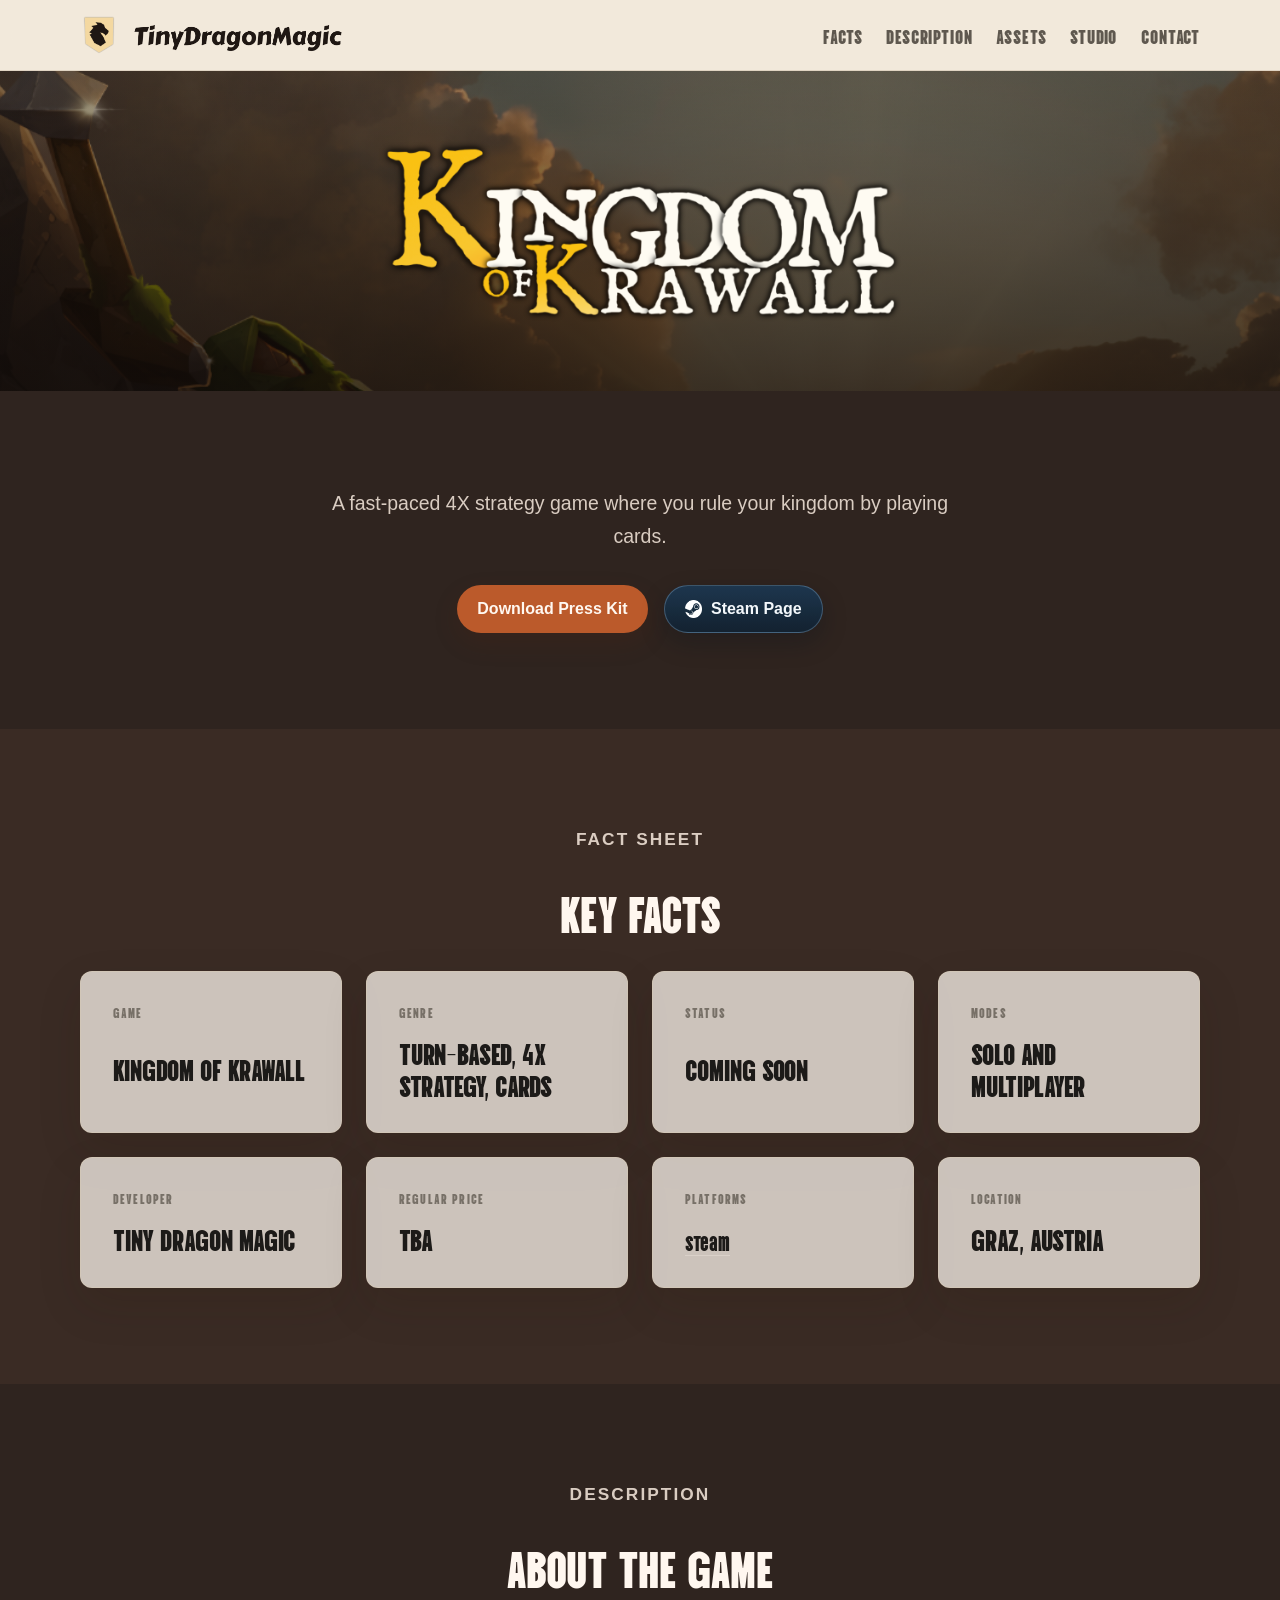
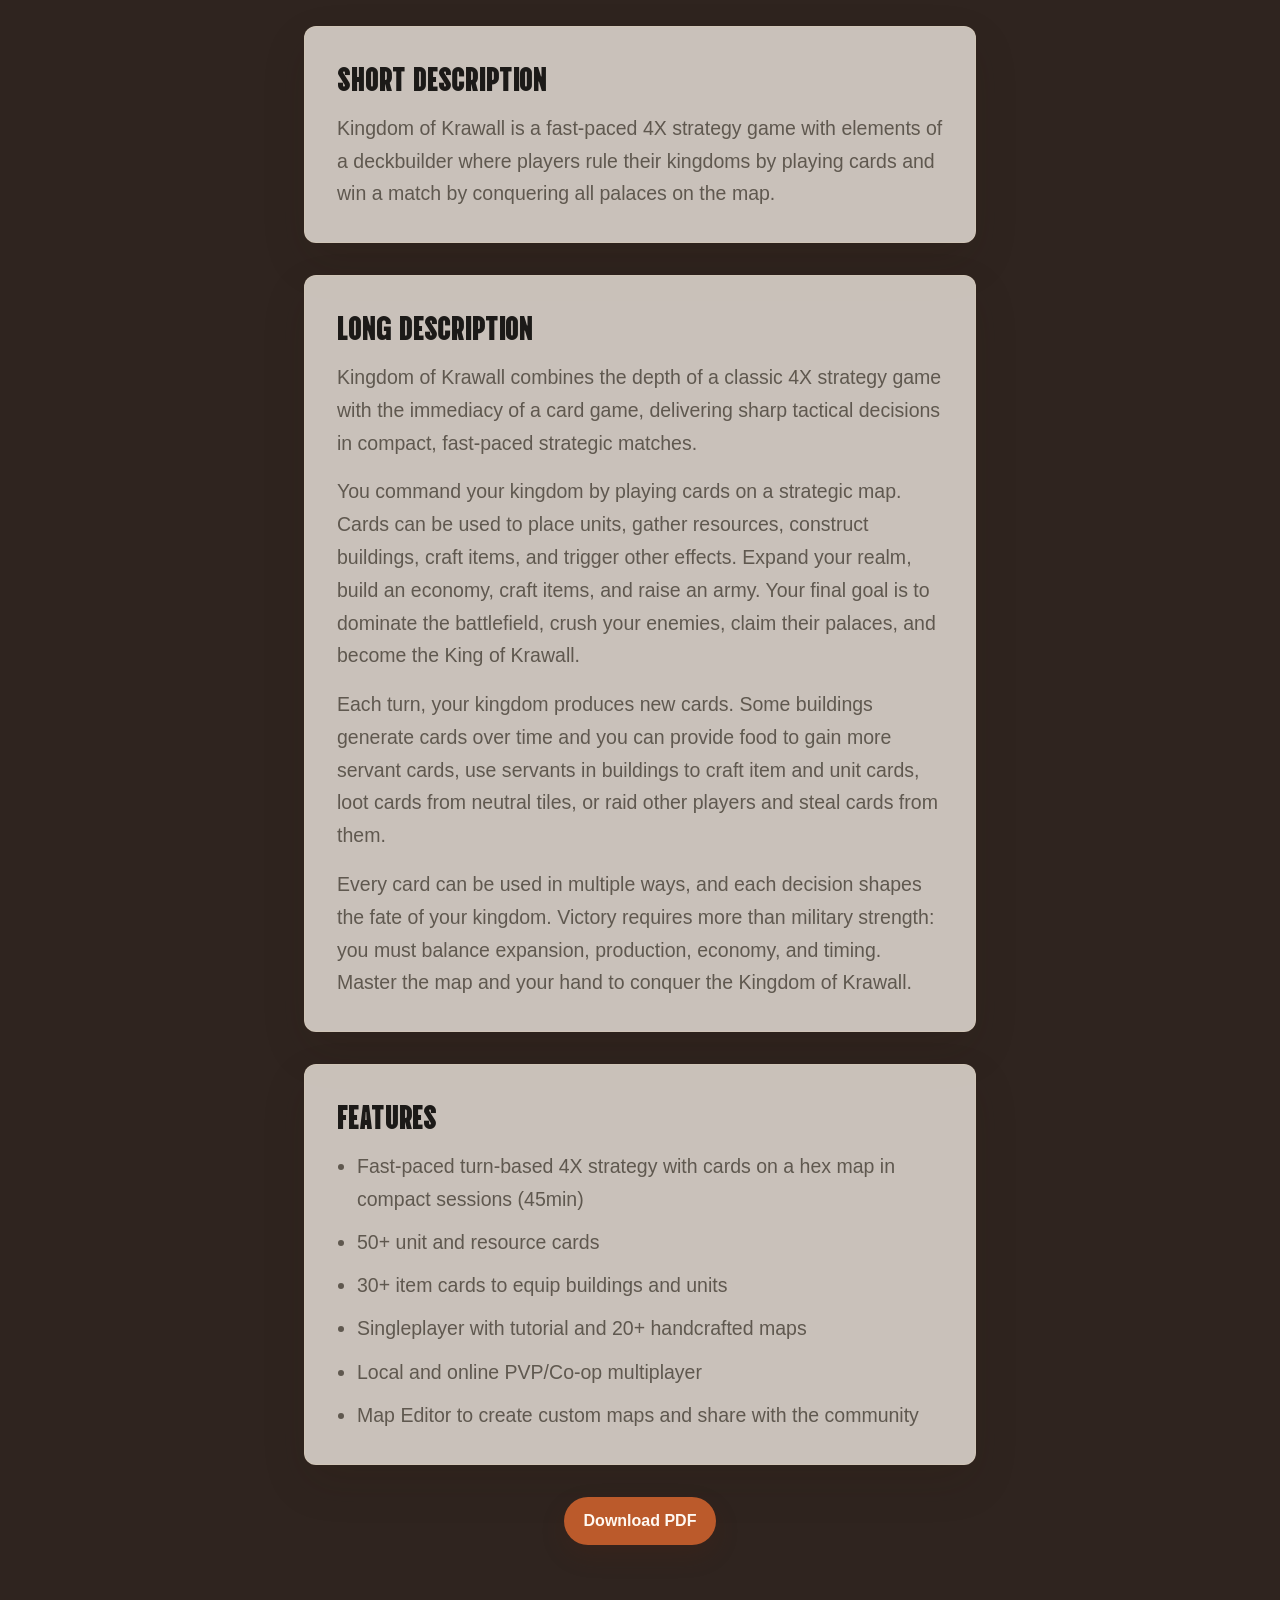
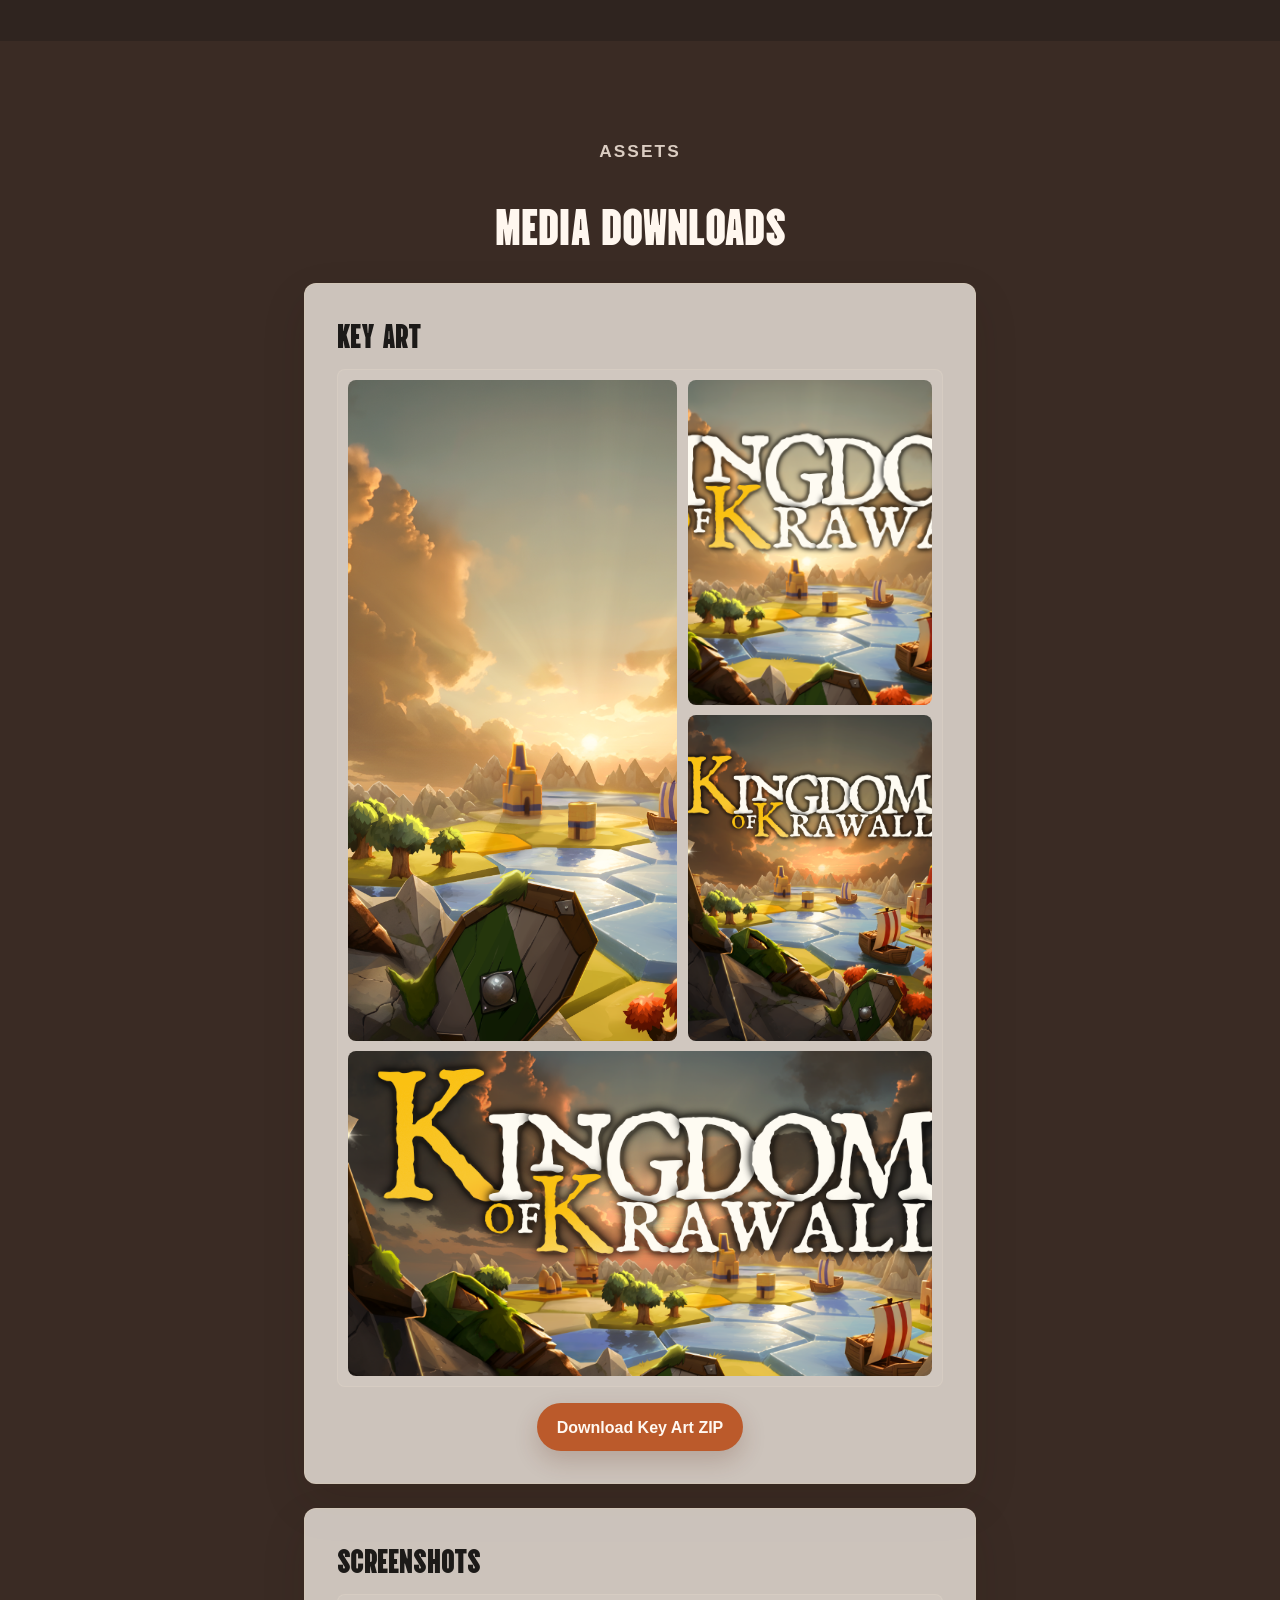
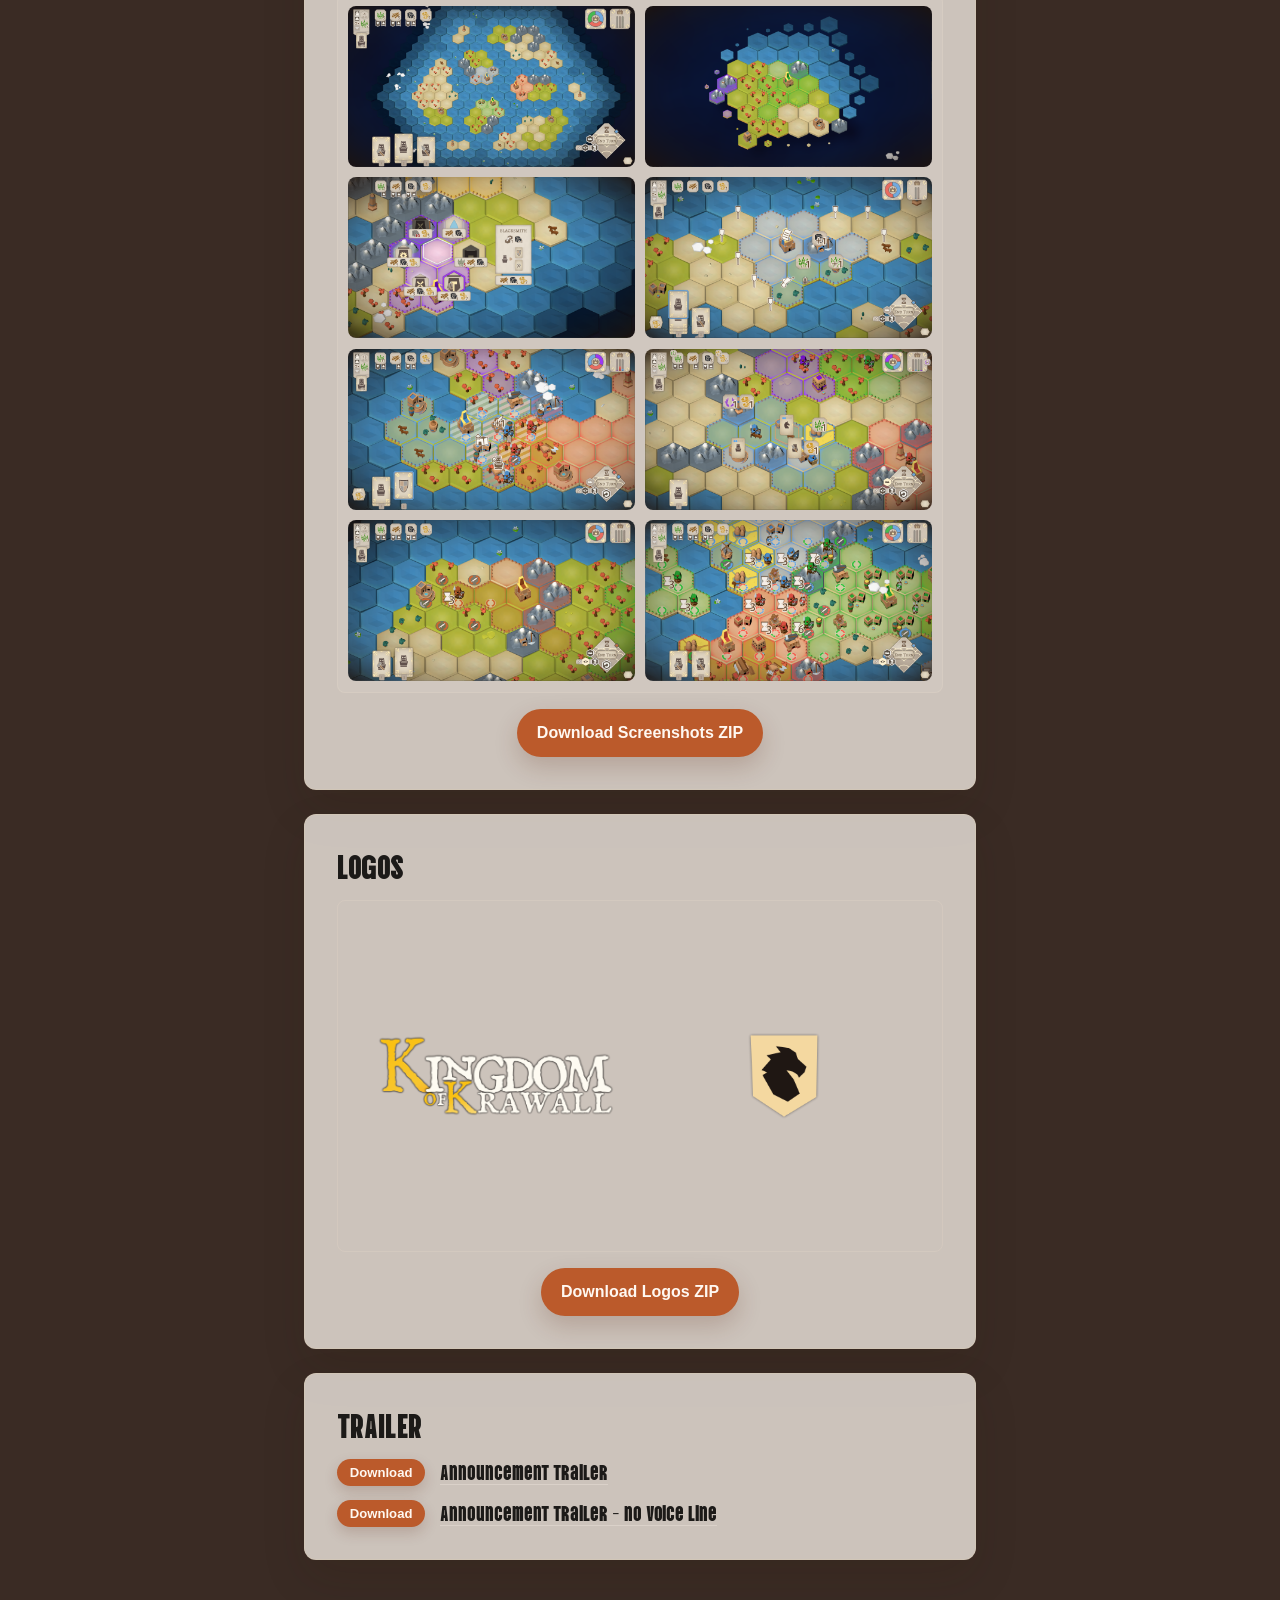
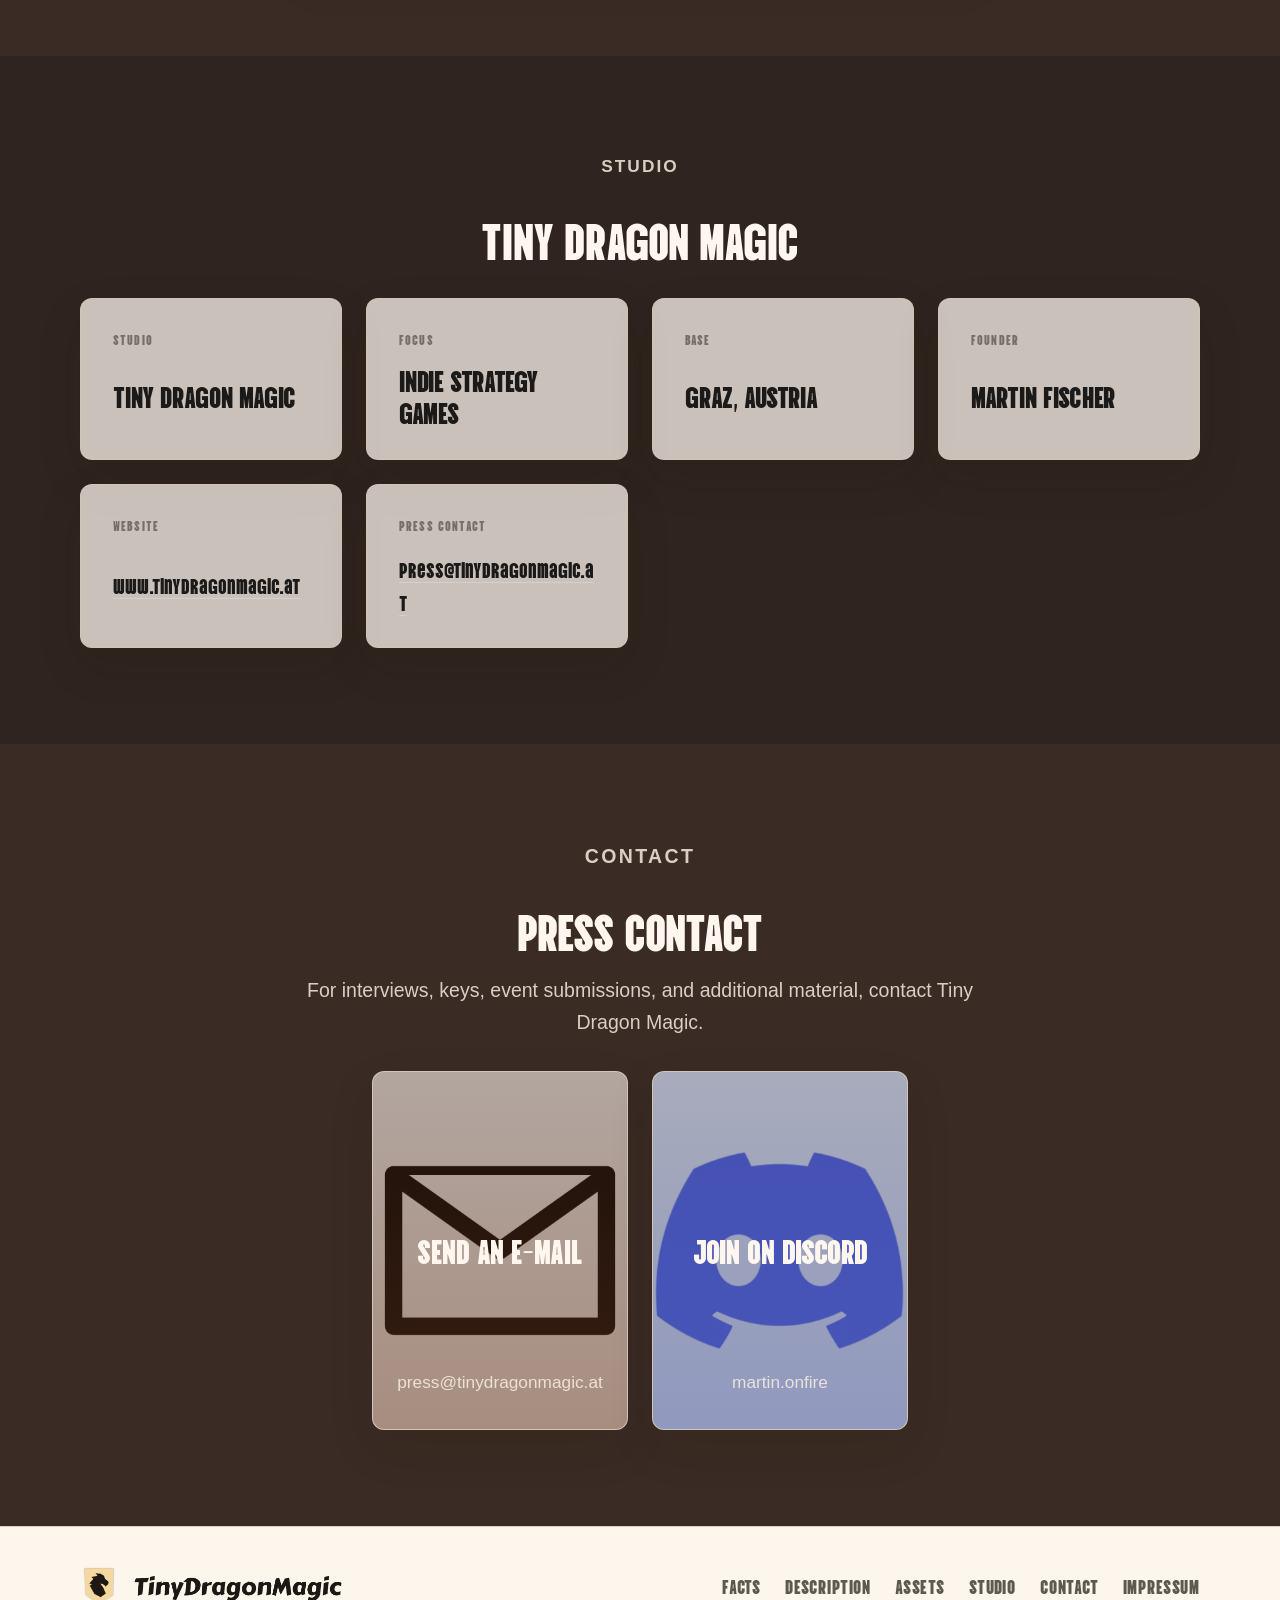
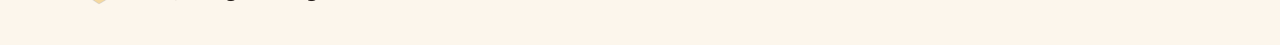
<file: kingdom-of-krawall/press-kit/index.html>
<!DOCTYPE html>
<html lang="en">

<head>
  <meta charset="UTF-8">
  <meta name="viewport" content="width=device-width, initial-scale=1.0">
  <title>Press Kit | Kingdom of Krawall</title>
  <meta name="description"
    content="Press kit for Kingdom of Krawall, a fast-paced turn-based 4X strategy game by Tiny Dragon Magic.">
  <link rel="icon" type="image/png" href="../../assets/icons/ui/tdm_logo.png">
  <link rel="apple-touch-icon" href="../../assets/icons/ui/tdm_logo.png">
  <link rel="stylesheet" href="../../styles.css">
</head>

<body>
  <header class="site-header">
    <div class="container header-inner">
      <a class="brand" href="../../index.html#top" aria-label="Tiny Dragon Magic home">
        <img class="brand-logo" src="../../assets/icons/ui/tdm_logo.png" alt="" aria-hidden="true">
        <img class="brand-title" src="../../assets/icons/ui/tdm_title_brown.png" alt="Tiny Dragon Magic">
      </a>
      <nav class="site-nav" aria-label="Press kit navigation">
        <a href="#facts">Facts</a>
        <a href="#description">Description</a>
        <a href="#assets">Assets</a>
        <a href="#studio">Studio</a>
        <a href="#contact">Contact</a>
      </nav>
    </div>
  </header>

  <main>
    <section class="content-section section-with-backdrop press-kit-hero-banner">
      <div class="section-backdrop" aria-hidden="true"></div>
      <div class="section-overlay" aria-hidden="true"></div>
      <div class="container section-shell">
        <div class="section-heading compact press-kit-banner-heading">
          <img class="press-kit-banner-title" src="../../assets/images/kingdom_of_krawall/logo/library_logo.png"
            alt="Kingdom of Krawall">
        </div>
      </div>
    </section>

    <section class="content-section utility-section press-kit-hero-copy">
      <div class="container section-shell">
        <div class="section-heading compact">
          <p>
            A fast-paced 4X strategy game where you rule your kingdom by playing cards.
          </p>
        </div>
        <div class="press-kit-actions">
          <a class="button button-primary" href="../../assets/press-kit/downloads/kingdom-of-krawall-press-kit.zip">
            Download Press Kit
          </a>
          <a class="button button-steam" href="https://store.steampowered.com/app/4502550/?snr=1_5_9__205"
            target="_blank" rel="noreferrer">
            <img src="../../assets/icons/companies/steam.png" alt="" aria-hidden="true">
            Steam Page
          </a>
        </div>
      </div>
    </section>

    <section class="content-section utility-section-alt" id="facts">
      <div class="container section-shell">
        <div class="section-heading compact">
          <p class="eyebrow">Fact Sheet</p>
          <h2>Key Facts</h2>
        </div>

        <div class="press-kit-grid">
          <article class="feature-card compact">
            <h3>Game</h3>
            <p>Kingdom of Krawall</p>
          </article>
          <article class="feature-card compact">
            <h3>Genre</h3>
            <p>Turn-based, 4X strategy, cards</p>
          </article>
          <article class="feature-card compact">
            <h3>Status</h3>
            <p>Coming soon</p>
          </article>
          <article class="feature-card compact">
            <h3>Modes</h3>
            <p>Solo and multiplayer</p>
          </article>
          <article class="feature-card compact">
            <h3>Developer</h3>
            <p>Tiny Dragon Magic</p>
          </article>
          <article class="feature-card compact">
            <h3>Regular Price</h3>
            <p>TBA</p>
          </article>
          <article class="feature-card compact">
            <h3>Platforms</h3>
            <p><a class="press-kit-inline-link" href="https://store.steampowered.com/app/4502550/?snr=1_5_9__205"
                target="_blank" rel="noreferrer">Steam</a></p>
          </article>
          <article class="feature-card compact">
            <h3>Location</h3>
            <p>Graz, Austria</p>
          </article>
        </div>
      </div>
    </section>

    <section class="content-section utility-section" id="description">
      <div class="container section-shell">
        <div class="section-heading compact">
          <p class="eyebrow">Description</p>
          <h2>About the Game</h2>
        </div>

        <article class="feature-card compact press-kit-copy">
          <h3>Short Description</h3>
          <p>
            Kingdom of Krawall is a fast-paced 4X strategy game with elements of a deckbuilder where players
            rule their kingdoms by playing cards and win a match by conquering all palaces on the map.
          </p>
        </article>

        <article class="feature-card compact press-kit-copy">
          <h3>Long Description</h3>
          <p>
            Kingdom of Krawall combines the depth of a classic 4X strategy game with the immediacy of a card game,
            delivering sharp tactical decisions in compact, fast-paced strategic matches.
          </p>
          <p>
            You command your kingdom by playing cards on a strategic map. Cards can be used to place units, gather
            resources, construct buildings, craft items, and trigger other effects. Expand your realm, build an economy,
            craft items, and raise an army. Your final goal is to dominate the battlefield, crush your enemies, claim
            their palaces, and become the King of Krawall.
          </p>
          <p>
            Each turn, your kingdom produces new cards. Some buildings generate cards over time and you can provide food
            to gain more servant cards, use servants in buildings to craft item and unit cards, loot cards from neutral
            tiles, or raid other players and steal cards from them.
          </p>
          <p>
            Every card can be used in multiple ways, and each decision shapes the fate of your kingdom. Victory requires
            more than military strength: you must balance expansion, production, economy, and timing. Master the map and
            your hand to conquer the Kingdom of Krawall.
          </p>
        </article>

        <article class="feature-card compact press-kit-copy">
          <h3>Features</h3>
          <ul class="press-kit-feature-list">
            <li>Fast-paced turn-based 4X strategy with cards on a hex map in compact sessions (45min)</li>
            <li>50+ unit and resource cards</li>
            <li>30+ item cards to equip buildings and units</li>
            <li>Singleplayer with tutorial and 20+ handcrafted maps</li>
            <li>Local and online PVP/Co-op multiplayer</li>
            <li>Map Editor to create custom maps and share with the community</li>
          </ul>
        </article>

        <div class="press-kit-actions">
          <a class="button button-primary" href="../../assets/press-kit/pdfs/kingdom_of_krawall_press_kit_v1.pdf"
            download>
            Download PDF
          </a>
        </div>
      </div>
    </section>

    <section class="content-section utility-section-alt" id="assets">
      <div class="container section-shell">
        <div class="section-heading compact">
          <p class="eyebrow">Assets</p>
          <h2>Media Downloads</h2>
        </div>

        <div class="press-kit-grid press-kit-assets-grid">
          <article class="feature-card compact press-kit-asset-card">
            <h3>Key Art</h3>
            <div class="press-kit-asset-preview press-kit-asset-preview-key-art" aria-hidden="true">
              <img src="../../assets/press-kit/key-art/key_art.png" alt="">
              <img src="../../assets/press-kit/key-art/main_capsule.png" alt="">
              <img src="../../assets/press-kit/key-art/vertical_capsule.png" alt="">
              <img src="../../assets/press-kit/key-art/header_capsule.png" alt="">
            </div>
            <a class="button button-secondary press-kit-download-button"
              href="../../assets/press-kit/downloads/kingdom-of-krawall-key-art.zip">
              Download Key Art ZIP
            </a>
          </article>
          <article class="feature-card compact press-kit-asset-card">
            <h3>Screenshots</h3>
            <div class="press-kit-asset-preview press-kit-asset-preview-screenshots" aria-hidden="true">
              <img src="../../assets/press-kit/screenshots/empty_map.png" alt="">
              <img src="../../assets/press-kit/screenshots/start_round.png" alt="">
              <img src="../../assets/press-kit/screenshots/select_building.png" alt="">
              <img src="../../assets/press-kit/screenshots/resource_collection.png" alt="">
              <img src="../../assets/press-kit/screenshots/place_modifier.png" alt="">
              <img src="../../assets/press-kit/screenshots/production_map.png" alt="">
              <img src="../../assets/press-kit/screenshots/simple_fight.png" alt="">
              <img src="../../assets/press-kit/screenshots/huge battle.png" alt="">
            </div>
            <a class="button button-secondary press-kit-download-button"
              href="../../assets/press-kit/downloads/kingdom-of-krawall-screenshots.zip">
              Download Screenshots ZIP
            </a>
          </article>
          <article class="feature-card compact press-kit-asset-card">
            <h3>Logos</h3>
            <div class="press-kit-asset-preview press-kit-asset-preview-logos" aria-hidden="true">
              <img src="../../assets/press-kit/logos/Logo.png" alt="">
              <img src="../../assets/press-kit/logos/tdm_logo.png" alt="">
            </div>
            <a class="button button-secondary press-kit-download-button"
              href="../../assets/press-kit/downloads/kingdom-of-krawall-logos-v2.zip">
              Download Logos ZIP
            </a>
          </article>
          <article class="feature-card compact press-kit-asset-card">
            <h3>Trailer</h3>
            <div class="press-kit-trailer-list">
              <div class="press-kit-trailer-row">
                <a class="button button-secondary press-kit-download-button press-kit-trailer-download-button"
                  href="../../assets/press-kit/downloads/kingdom_of_krawall_trailer_01.mp4" download>
                  Download
                </a>
                <a class="press-kit-inline-link press-kit-trailer-link"
                  href="https://www.youtube.com/watch?v=LLgB48z94EM" target="_blank" rel="noreferrer">Announcement
                  Trailer</a>
              </div>
              <div class="press-kit-trailer-row">
                <a class="button button-secondary press-kit-download-button press-kit-trailer-download-button"
                  href="../../assets/press-kit/downloads/kingdom_of_krawall_trailer_01_no_voiceline.mp4" download>
                  Download
                </a>
                <a class="press-kit-inline-link press-kit-trailer-link"
                  href="https://youtu.be/DeSoebToxMs" target="_blank" rel="noreferrer">Announcement Trailer - no voice
                  line</a>
              </div>
            </div>
          </article>
        </div>
      </div>
    </section>

    <section class="content-section utility-section" id="studio">
      <div class="container section-shell">
        <div class="section-heading compact">
          <p class="eyebrow">Studio</p>
          <h2>Tiny Dragon Magic</h2>
        </div>

        <div class="press-kit-grid">
          <article class="feature-card compact">
            <h3>Studio</h3>
            <p>Tiny Dragon Magic</p>
          </article>
          <article class="feature-card compact">
            <h3>Focus</h3>
            <p>Indie strategy games</p>
          </article>
          <article class="feature-card compact">
            <h3>Base</h3>
            <p>Graz, Austria</p>
          </article>
          <article class="feature-card compact">
            <h3>Founder</h3>
            <p>Martin Fischer</p>
          </article>
          <article class="feature-card compact">
            <h3>Website</h3>
            <p><a class="press-kit-inline-link" href="https://www.tinydragonmagic.at" target="_blank"
                rel="noreferrer">www.tinydragonmagic.at</a></p>
          </article>
          <article class="feature-card compact">
            <h3>Press Contact</h3>
            <p><a class="press-kit-inline-link" href="mailto:press@tinydragonmagic.at">press@tinydragonmagic.at</a></p>
          </article>
        </div>
      </div>
    </section>

    <section class="content-section utility-section-alt" id="contact">
      <div class="container section-shell">
        <div class="section-heading compact">
          <p class="eyebrow">Contact</p>
          <h2>Press Contact</h2>
          <p>
            For interviews, keys, event submissions, and additional material, contact Tiny Dragon Magic.
          </p>
        </div>

        <div class="contact-grid">
          <div class="contact-cards">
            <a class="contact-card contact-card-link contact-card-email" href="mailto:press@tinydragonmagic.at"
              aria-label="Send an e-mail to press@tinydragonmagic.at">
              <img class="contact-card-icon" src="../../assets/icons/ui/landing_page_button_email.png" alt=""
                aria-hidden="true">
              <h3>Send an E-Mail</h3>
              <p>press@tinydragonmagic.at</p>
            </a>
            <a class="contact-card contact-card-link contact-card-discord" href="https://discord.gg/njJ2rNRCxU"
              target="_blank" rel="noreferrer" aria-label="Join the Discord server">
              <img class="contact-card-icon" src="../../assets/icons/ui/landing_page_button_discord.png" alt=""
                aria-hidden="true">
              <h3>Join on Discord</h3>
              <p>martin.onfire</p>
            </a>
          </div>
        </div>
      </div>
    </section>
  </main>

  <footer class="site-footer">
    <div class="container footer-inner">
      <a class="brand brand-footer" href="../../index.html#top" aria-label="Tiny Dragon Magic home">
        <img class="brand-logo" src="../../assets/icons/ui/tdm_logo.png" alt="" aria-hidden="true">
        <img class="brand-title" src="../../assets/icons/ui/tdm_title_brown.png" alt="Tiny Dragon Magic">
      </a>
      <nav aria-label="Footer navigation">
        <a href="#facts">Facts</a>
        <a href="#description">Description</a>
        <a href="#assets">Assets</a>
        <a href="#studio">Studio</a>
        <a href="#contact">Contact</a>
        <a href="../../impressum.html">Impressum</a>
      </nav>
    </div>
  </footer>
</body>

</html>
</file>
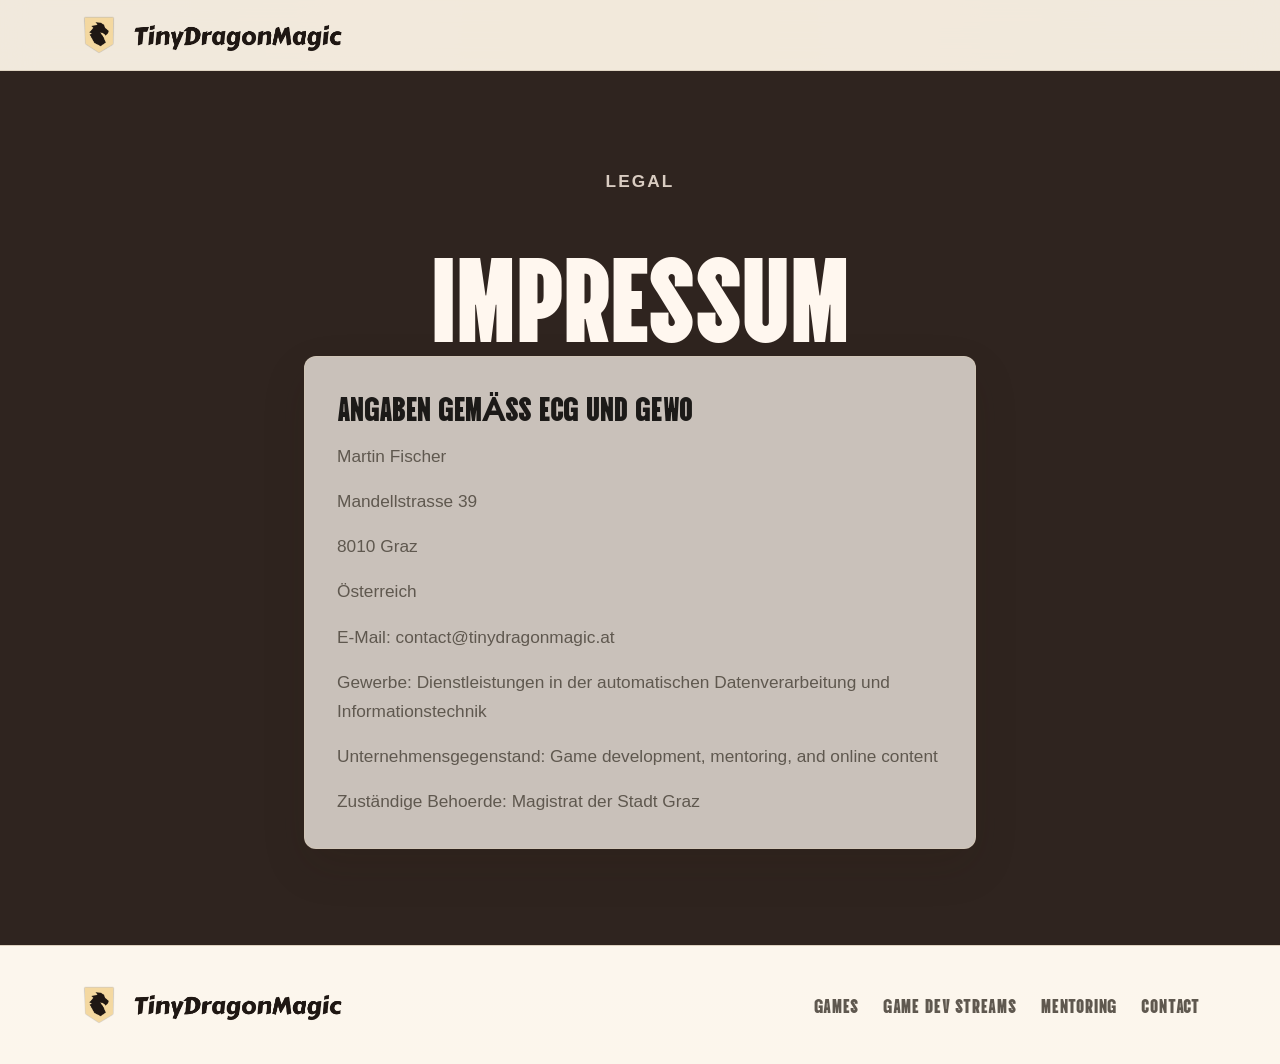
<file: impressum.html>
<!DOCTYPE html>
<html lang="de">

<head>
  <meta charset="UTF-8">
  <meta name="viewport" content="width=device-width, initial-scale=1.0">
  <title>Impressum | Tiny Dragon Magic</title>
  <meta name="description" content="Impressum von Tiny Dragon Magic.">
  <link rel="icon" type="image/png" href="assets/icons/ui/tdm_logo.png">
  <link rel="apple-touch-icon" href="assets/icons/ui/tdm_logo.png">
  <link rel="stylesheet" href="styles.css">
</head>

<body>
  <header class="site-header">
    <div class="container header-inner">
      <a class="brand" href="index.html#top" aria-label="Tiny Dragon Magic home">
        <img class="brand-logo" src="assets/icons/ui/tdm_logo.png" alt="" aria-hidden="true">
        <img class="brand-title" src="assets/icons/ui/tdm_title_brown.png" alt="Tiny Dragon Magic">
      </a>
    </div>
  </header>

  <main>
    <section class="content-section utility-section">
      <div class="container">
        <div class="section-heading compact">
          <p class="eyebrow">Legal</p>
          <h1>Impressum</h1>
        </div>

        <article class="feature-card compact legal-card">
          <h3>Angaben gemäß ECG und GewO</h3>
          <p>Martin Fischer</p>
          <p>Mandellstrasse 39</p>
          <p>8010 Graz</p>
          <p>Österreich</p>
          <p>E-Mail: <a href="mailto:contact@tinydragonmagic.at">contact@tinydragonmagic.at</a></p>
          <p>Gewerbe: Dienstleistungen in der automatischen Datenverarbeitung und Informationstechnik</p>
          <p>Unternehmensgegenstand: Game development, mentoring, and online content</p>
          <p>Zuständige Behoerde: Magistrat der Stadt Graz</p>
        </article>
      </div>
    </section>
  </main>

  <footer class="site-footer">
    <div class="container footer-inner">
      <a class="brand brand-footer" href="index.html#top" aria-label="Tiny Dragon Magic home">
        <img class="brand-logo" src="assets/icons/ui/tdm_logo.png" alt="" aria-hidden="true">
        <img class="brand-title" src="assets/icons/ui/tdm_title_brown.png" alt="Tiny Dragon Magic">
      </a>
      <nav aria-label="Footer navigation">
        <a href="index.html#games">Games</a>
        <a href="index.html#streams">Game Dev Streams</a>
        <a href="index.html#mentoring">Mentoring</a>
        <a href="index.html#contact">Contact</a>
      </nav>
    </div>
  </footer>
</body>

</html>
</file>
<file: styles.css>
@font-face {
  font-family: "Vina Sans";
  src: url("assets/fonts/VinaSans-Regular.ttf") format("truetype");
  font-weight: 400;
  font-style: normal;
  font-display: swap;
}

@font-face {
  font-family: "Krawall SC";
  src: url("assets/fonts/kingdom_of_krawall/AlegreyaSC-Regular.ttf") format("truetype");
  font-weight: 400;
  font-style: normal;
  font-display: swap;
}

@font-face {
  font-family: "Krawall Sans";
  src: url("assets/fonts/kingdom_of_krawall/AlegreyaSans-Regular.ttf") format("truetype");
  font-weight: 400;
  font-style: normal;
  font-display: swap;
}

:root {
  --color-bg: #efe7da;
  --color-surface-strong: rgba(255, 252, 247, 0.9);
  --color-surface-glass: rgba(255, 249, 241, 0.18);
  --color-surface-soft: rgba(255, 249, 241, 0.74);
  --color-text: #1c1a18;
  --color-muted: #5f584f;
  --color-border: rgba(214, 201, 182, 0.62);
  --color-accent: #bb5a2b;
  --color-accent-strong: #8f3d16;
  --color-image-text: #fff7ef;
  --color-image-muted: rgba(255, 241, 229, 0.82);
  --overlay-hero: linear-gradient(110deg, rgba(15, 11, 9, 0.84), rgba(15, 11, 9, 0.44));
  --overlay-games: linear-gradient(180deg, rgba(18, 12, 9, 0.78), rgba(18, 12, 9, 0.58));
  --overlay-mentoring: linear-gradient(135deg, rgba(24, 19, 16, 0.76), rgba(24, 19, 16, 0.4));
  --tint-games: rgba(126, 105, 43, 0.3);
  --tint-games-soft: rgba(64, 38, 24, 0.36);
  --tint-streams: rgba(110, 74, 154, 0.26);
  --tint-streams-soft: rgba(45, 28, 62, 0.54);
  --tint-mentoring: rgba(67, 117, 168, 0.24);
  --tint-mentoring-soft: rgba(24, 48, 74, 0.5);
  --color-shadow: 0 18px 45px rgba(40, 27, 12, 0.12);
  --radius-sm: 8px;
  --radius-md: 12px;
  --radius-lg: 16px;
  --container-width: 1120px;
  --space-1: 0.5rem;
  --space-2: 0.75rem;
  --space-3: 1rem;
  --space-4: 1.5rem;
  --space-5: 2rem;
  --space-6: 3rem;
  --space-7: 4rem;
  --space-8: 6rem;
  --font-display: "Vina Sans", "Impact", "Arial Black", sans-serif;
  --font-body: "Segoe UI", Arial, sans-serif;
  --font-krawall-sc: "Krawall SC", "Trebuchet MS", "Segoe UI", sans-serif;
  --font-krawall-sans: "Krawall Sans", "Segoe UI", Arial, sans-serif;
}

*,
*::before,
*::after {
  box-sizing: border-box;
}

html {
  scroll-behavior: smooth;
}

body {
  margin: 0;
  font-family: var(--font-body);
  color: var(--color-text);
  background:
    radial-gradient(circle at top, rgba(255, 244, 224, 0.95), transparent 38%),
    linear-gradient(180deg, #f9f4eb 0%, #f2eadf 100%);
  line-height: 1.6;
}

img {
  max-width: 100%;
  display: block;
}

a {
  color: inherit;
  text-decoration: none;
}

button {
  font: inherit;
}

.container {
  width: min(calc(100% - 2rem), var(--container-width));
  margin: 0 auto;
}

.site-header {
  position: sticky;
  top: 0;
  z-index: 20;
  backdrop-filter: blur(16px);
  background: rgba(239, 231, 218, 0.82);
  border-bottom: 1px solid rgba(214, 201, 182, 0.66);
}

.header-inner,
.footer-inner {
  display: flex;
  align-items: center;
  justify-content: space-between;
  gap: var(--space-4);
  padding: var(--space-3) 0;
}

.brand,
.site-footer p {
  display: inline-flex;
  align-items: center;
  gap: 0.00rem;
}

.brand-logo {
  width: 2.4rem;
  height: 2.4rem;
  object-fit: contain;
  display: block;
}

.brand-title {
  width: clamp(11rem, 22vw, 15rem);
  height: auto;
  object-fit: contain;
  display: block;
}

.hero-brand-title {
  height: clamp(2rem, 5vw, 3rem);
  width: auto;
  object-fit: contain;
  display: block;
}

.site-nav,
.site-footer nav,
.social-list {
  display: flex;
  align-items: center;
  gap: var(--space-4);
}

.site-nav a,
.site-footer a,
.social-list a {
  color: var(--color-muted);
}

.site-nav a,
.site-footer a {
  font-family: var(--font-display);
  font-size: clamp(1.2rem, 1.6vw, 1.45rem);
  font-weight: 400;
  letter-spacing: 0.04em;
  text-transform: uppercase;
}

.social-list {
  flex-wrap: wrap;
  justify-content: center;
}

.social-button {
  position: relative;
  display: grid;
  place-items: center;
  width: min(100%, 10.5rem);
  aspect-ratio: 5 / 7;
  padding: 1rem 1.15rem;
  border: 1px solid rgba(255, 233, 214, 0.16);
  border-radius: var(--radius-md);
  background: rgba(255, 249, 241, 0.08);
  color: var(--color-image-text);
  box-shadow: 0 10px 24px rgba(12, 8, 7, 0.12);
  overflow: hidden;
  transform: translateY(0) scale(1);
  transition:
    transform 220ms ease,
    box-shadow 220ms ease,
    border-color 220ms ease,
    background 220ms ease;
}

.social-button img {
  position: absolute;
  inset: 0;
  width: 100%;
  height: 100%;
  object-fit: cover;
  display: block;
  z-index: 0;
}

.social-button span {
  position: relative;
  z-index: 2;
  font-family: var(--font-display);
  font-size: clamp(1.5rem, 4vw, 2.1rem);
  font-weight: 400;
  line-height: 1.1;
  letter-spacing: 0.02em;
  text-align: center;
  text-transform: uppercase;
  text-shadow: 0 2px 10px rgba(255, 255, 255, 0.35);
}

.social-button-bluesky span {
  color: #07356a;
}

.social-button-twitch span {
  color: #fff7ff;
  text-shadow: 0 2px 12px rgba(35, 12, 62, 0.64);
}

.social-button-steam span {
  color: #071b31;
}

.social-button::before {
  content: "";
  position: absolute;
  inset: 0;
  z-index: 1;
}

.social-button-twitch::before {
  background: rgba(118, 74, 188, 0.24);
}

.social-button-steam::before {
  background: rgba(57, 91, 134, 0.24);
}

.social-button-discord::before {
  background: rgba(88, 101, 242, 0.24);
}

.social-button-bluesky::before {
  background: rgba(31, 139, 255, 0.24);
}

.social-button:hover,
.social-button:focus-visible {
  transform: translateY(-6px) scale(1.015);
  border-color: rgba(255, 214, 176, 0.32);
  box-shadow: 0 24px 50px rgba(24, 15, 10, 0.28);
}

.social-button-twitch:hover::before,
.social-button-twitch:focus-visible::before {
  background: rgba(118, 74, 188, 0.16);
}

.social-button-steam:hover::before,
.social-button-steam:focus-visible::before {
  background: rgba(57, 91, 134, 0.16);
}

.social-button-discord:hover::before,
.social-button-discord:focus-visible::before {
  background: rgba(88, 101, 242, 0.16);
}

.social-button-bluesky:hover::before,
.social-button-bluesky:focus-visible::before {
  background: rgba(31, 139, 255, 0.16);
}

.nav-toggle {
  display: none;
  flex-direction: column;
  gap: 0.25rem;
  padding: 0.25rem;
  border: 0;
  background: transparent;
}

.nav-toggle span {
  width: 1.5rem;
  height: 2px;
  border-radius: 999px;
  background: var(--color-text);
}

.hero-section,
.content-section {
  padding: var(--space-8) 0;
}

.section-with-backdrop {
  position: relative;
  overflow: hidden;
  isolation: isolate;
}

.section-with-backdrop>.container {
  position: relative;
  z-index: 1;
}

.section-backdrop,
.section-overlay {
  position: absolute;
  inset: 0;
}

.section-backdrop {
  background-color: #2f241f;
  background-repeat: no-repeat;
  background-size: cover;
  background-position: center;
  transform: scale(1.02);
}

.section-overlay {
  z-index: 0;
}

.section-hero .section-backdrop {
  background-image: url("assets/images/kingdom_of_krawall/hero/landing_page_hero.png");
}

.section-hero .section-overlay {
  background:
    radial-gradient(circle at top right, rgba(187, 90, 43, 0.26), transparent 28%),
    var(--overlay-hero);
}

.section-games .section-overlay {
  background:
    linear-gradient(180deg, var(--tint-games-soft), rgba(51, 38, 30, 0.62)),
    linear-gradient(0deg, var(--tint-games), var(--tint-games));
}

.section-streams .section-backdrop {
  background-image:
    radial-gradient(circle at top right, rgba(255, 196, 120, 0.18), transparent 22%),
    linear-gradient(135deg, rgba(56, 37, 30, 0.96), rgba(25, 22, 27, 0.9));
}

.section-streams .section-overlay {
  background:
    linear-gradient(90deg, var(--tint-streams), rgba(187, 90, 43, 0.02)),
    linear-gradient(180deg, var(--tint-streams-soft), rgba(18, 14, 13, 0.4));
}

.section-mentoring .section-backdrop {
  background-image:
    radial-gradient(circle at top left, rgba(255, 221, 176, 0.14), transparent 24%),
    linear-gradient(135deg, rgba(77, 57, 45, 0.96), rgba(39, 33, 31, 0.88));
}

.section-mentoring .section-overlay {
  background:
    linear-gradient(135deg, var(--tint-mentoring-soft), rgba(24, 19, 16, 0.4)),
    linear-gradient(0deg, var(--tint-mentoring), var(--tint-mentoring));
}

.utility-section {
  background: #2f241f;
}

.utility-section-alt {
  background: #3a2b24;
}

.utility-section .section-heading,
.utility-section-alt .section-heading {
  color: var(--color-image-text);
  text-align: center;
  justify-items: center;
  margin-left: auto;
  margin-right: auto;
}

.utility-section .section-heading p,
.utility-section-alt .section-heading p,
.utility-section .social-list a,
.utility-section-alt .social-list a {
  color: var(--color-image-muted);
}

.hero-grid,
.contact-grid,
.hero-panels,
.feature-grid,
.contact-cards {
  display: grid;
  gap: var(--space-4);
}

.hero-grid {
  position: relative;
  grid-template-columns: 1fr;
  align-items: center;
  min-height: calc(100vh - 5rem);
}

.hero-copy {
  max-width: 44rem;
  justify-items: center;
  text-align: center;
  margin: 0 auto;
}

.hero-panels {
  grid-template-columns: repeat(3, minmax(0, 1fr));
}

.section-shell {
  display: grid;
  gap: var(--space-5);
}

.eyebrow,
.meta-line,
.carousel-kicker {
  margin: 0 0 var(--space-2);
  font-size: 0.8rem;
  font-weight: 700;
  letter-spacing: 0.12em;
  text-transform: uppercase;
}

.eyebrow,
.meta-line {
  color: rgba(255, 218, 187, 0.92);
  text-align: center;
}

h1,
h2,
h3,
h4 {
  margin: 0;
  font-family: var(--font-display);
  font-weight: 400;
  line-height: 1.1;
  text-transform: uppercase;
}

h1 {
  font-size: clamp(4rem, 11vw, 7.5rem);
  max-width: none;
}

.hero-title {
  display: grid;
  gap: 0.04em;
  font-size: clamp(5.6rem, 14vw, 11rem);
  line-height: 0.82;
}

.hero-title span {
  display: block;
}

h2 {
  font-size: clamp(2rem, 5vw, 3.25rem);
}

h3 {
  font-size: clamp(1.5rem, 4vw, 2.1rem);
}

h4 {
  font-size: 1.1rem;
}

p {
  margin: 0;
}

.hero-copy,
.panel-card,
.image-card-copy,
.feature-card,
.contact-card,
.section-heading,
.carousel-caption {
  display: grid;
  gap: var(--space-3);
}

.section-hero .hero-copy,
.section-hero .panel-card,
.image-card,
.carousel-caption {
  color: var(--color-image-text);
}

.hero-copy p,
.image-card-copy p,
.carousel-caption p {
  color: var(--color-image-muted);
  font-size: clamp(1.08rem, 1.7vw, 1.22rem);
  line-height: 1.68;
}

.image-card-description {
  display: grid;
  gap: var(--space-3);
}

.feature-card p,
.contact-card p,
.section-heading p,
.legal-card p {
  font-size: 1.08rem;
  line-height: 1.68;
}

.tag-row,
.hero-actions {
  display: flex;
  flex-wrap: wrap;
  gap: var(--space-3);
}

.tag-row:empty {
  display: none;
}

.button {
  display: inline-flex;
  align-items: center;
  justify-content: center;
  min-height: 3rem;
  padding: 0 1.25rem;
  border-radius: 999px;
  font-weight: 700;
}

.button-primary {
  color: #fff8f1;
  background: var(--color-accent);
  box-shadow: 0 10px 24px rgba(88, 34, 15, 0.2);
  transform: translateY(0) scale(1);
  transition:
    transform 220ms ease,
    box-shadow 220ms ease,
    border-color 220ms ease,
    background 220ms ease;
}

.button-primary:hover,
.button-primary:focus-visible {
  transform: translateY(-6px) scale(1.015);
  background: #a74e22;
  box-shadow: 0 24px 50px rgba(88, 34, 15, 0.24);
}

.button-secondary {
  color: var(--color-image-text);
  border: 1px solid rgba(255, 235, 218, 0.28);
  background: rgba(255, 255, 255, 0.08);
}

.button-steam {
  color: #f4f8fb;
  border: 1px solid rgba(170, 214, 255, 0.28);
  background: linear-gradient(180deg, rgba(28, 56, 82, 0.92), rgba(18, 34, 49, 0.96));
  box-shadow: 0 10px 24px rgba(8, 18, 27, 0.28);
  transform: translateY(0) scale(1);
  transition:
    transform 220ms ease,
    box-shadow 220ms ease,
    border-color 220ms ease,
    background 220ms ease;
}

.section-games .hero-actions {
  justify-content: center;
}

.button-steam img {
  width: 1.1rem;
  height: 1.1rem;
  object-fit: contain;
  display: block;
  margin-right: 0.55rem;
}

.button-steam:hover,
.button-steam:focus-visible {
  transform: translateY(-6px) scale(1.015);
  border-color: rgba(196, 228, 255, 0.46);
  background: linear-gradient(180deg, rgba(33, 65, 95, 0.96), rgba(20, 39, 56, 1));
  box-shadow: 0 24px 50px rgba(8, 18, 27, 0.28);
}

.panel-card,
.contact-card,
.feature-card,
.carousel-slide,
.carousel-media-card,
.carousel-caption-card {
  padding: var(--space-5);
  border: 1px solid var(--color-border);
  border-radius: var(--radius-md);
  box-shadow: var(--color-shadow);
}

.panel-card {
  position: relative;
  aspect-ratio: 5 / 7;
  overflow: hidden;
  padding: 0;
  border-color: rgba(255, 228, 200, 0.16);
  background: rgba(26, 19, 15, 0.5);
  backdrop-filter: blur(10px);
  transform: translateY(0) scale(1);
  transition:
    transform 220ms ease,
    box-shadow 220ms ease,
    border-color 220ms ease;
}

.panel-card-media {
  position: absolute;
  inset: 0;
  background-repeat: no-repeat;
  background-size: cover;
  background-position: center;
}

.panel-card-game .panel-card-media {
  background-image: url("assets/images/kingdom_of_krawall/hero/landing_page_card_background.png");
}

.panel-card-streams .panel-card-media {
  background-image:
    linear-gradient(180deg, rgba(23, 12, 27, 0.16), rgba(23, 12, 27, 0.38)),
    url("assets/images/twitch/landing_page_hero_twitch.png");
}

.panel-card-mentoring .panel-card-media {
  background-image:
    linear-gradient(180deg, rgba(20, 18, 25, 0.04), rgba(20, 18, 25, 0.16)),
    url("assets/images/mentoring/landing_page_hero_mentoring.png");
}

.panel-card-overlay {
  position: absolute;
  inset: 0;
  background: linear-gradient(180deg, rgba(14, 11, 10, 0.04), rgba(14, 11, 10, 0.22));
}

.panel-card-title {
  position: absolute;
  z-index: 1;
  display: flex;
  align-items: center;
  width: max-content;
  max-width: calc(100% - 2rem);
  justify-content: center;
  left: 50%;
  bottom: 1.15rem;
  transform: translateX(-50%);
  padding: 0.9rem 1rem 1rem;
  border-radius: var(--radius-md);
  background: rgba(26, 18, 15, 0.82);
  box-shadow: 0 10px 24px rgba(12, 8, 7, 0.22);
  backdrop-filter: blur(8px);
  font-family: var(--font-display);
  font-weight: 400;
  font-size: clamp(1.15rem, 2vw, 1.55rem);
  line-height: 1.02;
  text-align: center;
  color: var(--color-image-text);
  text-transform: uppercase;
  white-space: nowrap;
  text-wrap: balance;
}

.panel-card:hover,
.panel-card:focus-visible {
  transform: translateY(-6px) scale(1.015);
  border-color: rgba(255, 214, 176, 0.4);
  box-shadow: 0 24px 50px rgba(24, 15, 10, 0.28);
}

.panel-card:hover .panel-card-overlay,
.panel-card:focus-visible .panel-card-overlay {
  background: linear-gradient(180deg, rgba(14, 11, 10, 0.02), rgba(14, 11, 10, 0.18));
}

.panel-card:hover .panel-card-title,
.panel-card:focus-visible .panel-card-title {
  background: rgba(30, 20, 17, 0.86);
  transform: translateX(-50%) translateY(-2px);
}

.image-card {
  position: relative;
  overflow: hidden;
  min-height: clamp(36rem, calc(min(100vw - 2rem, var(--container-width)) * 1.4), 72rem);
  border-radius: var(--radius-lg);
  border: 1px solid rgba(255, 228, 200, 0.18);
  box-shadow: var(--color-shadow);
}

.image-card-backdrop,
.image-card-overlay,
.image-card-content {
  position: absolute;
  inset: 0;
}

.image-card-backdrop {
  background-repeat: no-repeat;
  background-size: cover;
  background-position: center;
  transform: scale(1.02);
}

.image-card-overlay {
  background: linear-gradient(115deg, rgba(17, 12, 10, 0.82), rgba(17, 12, 10, 0.3));
}

.image-card-content {
  position: relative;
  z-index: 1;
  display: flex;
  align-items: stretch;
  padding: var(--space-6);
}

.image-card-stack {
  display: grid;
  gap: var(--space-5);
  width: 100%;
  align-self: end;
}

.image-card-copy {
  max-width: none;
  width: 100%;
}

.section-games .image-card-copy>p,
.section-games .tag-row,
.section-games .carousel-caption-card {
  width: min(100%, 44rem);
  margin-left: auto;
  margin-right: auto;
}

.section-games .tag-row {
  justify-content: center;
}

.section-games .image-card-copy .meta-line {
  color: rgba(199, 164, 110, 0.68);
}

.section-streams .image-card-copy {
  align-content: start;
  display: grid;
  grid-template-rows: auto auto minmax(0, 1fr) auto minmax(0, 1fr);
  justify-items: center;
  min-height: 100%;
  text-align: center;
}

.section-streams .image-card-stack {
  align-self: stretch;
  grid-template-rows: minmax(0, 1fr) auto;
  min-height: 100%;
}

.section-streams .image-card-copy .meta-line {
  color: rgba(196, 168, 226, 0.68);
  justify-self: center;
}

.section-streams .image-card-copy>p,
.section-streams .image-card-description,
.section-streams .image-card-copy>h2,
.section-streams .tag-row {
  width: min(100%, 44rem);
  margin-left: auto;
  margin-right: auto;
}

.section-streams .tag-row,
.section-streams .hero-actions {
  justify-content: center;
}

.section-streams .image-card-description {
  align-self: center;
}

.section-streams .hero-actions {
  position: relative;
  align-items: center;
  flex-direction: column;
  align-self: center;
  gap: 0;
  padding-top: 1rem;
}

.stream-avatar-wrap {
  width: clamp(8.5rem, 18vw, 11rem);
  aspect-ratio: 1;
  margin: 0 auto -1.35rem;
  border-radius: 50%;
  padding: 0.35rem;
  background: linear-gradient(180deg, rgba(255, 242, 226, 0.92), rgba(255, 222, 191, 0.62));
  box-shadow:
    0 18px 45px rgba(19, 10, 16, 0.28),
    0 0 0 1px rgba(255, 236, 220, 0.28);
  overflow: hidden;
}

.stream-avatar {
  width: 100%;
  height: 100%;
  border-radius: 50%;
  object-fit: cover;
  object-position: center;
  display: block;
}

.section-streams .hero-actions .button-primary {
  position: relative;
  z-index: 1;
  background: #6d4aa2;
  box-shadow: 0 10px 24px rgba(62, 36, 100, 0.28);
}

.section-streams .hero-actions .button-primary:hover,
.section-streams .hero-actions .button-primary:focus-visible {
  background: #7d57b7;
  box-shadow: 0 24px 50px rgba(62, 36, 100, 0.34);
}

.section-streams .feature-grid-on-card {
  align-self: end;
  width: min(100%, 44rem);
  margin-left: auto;
  margin-right: auto;
}

.section-mentoring .image-card-copy {
  align-content: start;
  display: grid;
  grid-template-rows: auto auto minmax(0, 1fr) auto minmax(0, 1fr);
  justify-items: center;
  min-height: 100%;
  text-align: center;
}

.section-mentoring .image-card-stack {
  align-self: stretch;
  grid-template-rows: minmax(0, 1fr) auto;
  min-height: 100%;
}

.section-mentoring .image-card-copy .meta-line {
  color: rgba(161, 193, 225, 0.68);
  justify-self: center;
}

.section-mentoring .image-card-copy>p,
.section-mentoring .image-card-description,
.section-mentoring .image-card-copy>h2,
.section-mentoring .tag-row {
  width: min(100%, 44rem);
  margin-left: auto;
  margin-right: auto;
}

.section-mentoring .tag-row,
.section-mentoring .hero-actions {
  justify-content: center;
}

.section-mentoring .image-card-description {
  align-self: center;
}

.section-mentoring .hero-actions {
  position: relative;
  align-items: center;
  flex-direction: column;
  align-self: center;
  gap: 0;
  padding-top: 1rem;
}

.mentoring-avatar-wrap {
  width: clamp(8.5rem, 18vw, 11rem);
  aspect-ratio: 1;
  margin: 0 auto -1.35rem;
  border-radius: 50%;
  padding: 0.35rem;
  background: linear-gradient(180deg, rgba(255, 242, 226, 0.92), rgba(255, 222, 191, 0.62));
  box-shadow:
    0 18px 45px rgba(19, 10, 16, 0.28),
    0 0 0 1px rgba(255, 236, 220, 0.28);
  overflow: hidden;
}

.mentoring-avatar {
  width: 100%;
  height: 100%;
  border-radius: 50%;
  object-fit: cover;
  object-position: center;
  display: block;
}

.section-mentoring .hero-actions .button-primary {
  position: relative;
  z-index: 1;
  background: #3f6f9f;
  box-shadow: 0 10px 24px rgba(31, 70, 108, 0.28);
}

.section-mentoring .hero-actions .button-primary:hover,
.section-mentoring .hero-actions .button-primary:focus-visible {
  background: #4d82b8;
  box-shadow: 0 24px 50px rgba(31, 70, 108, 0.34);
}

.section-mentoring .feature-grid-on-card {
  align-self: end;
  width: min(100%, 44rem);
  margin-left: auto;
  margin-right: auto;
}

.game-logo-wrap {
  display: flex;
  align-items: center;
  justify-content: center;
  width: 100%;
  min-height: 18rem;
}

.game-logo {
  display: block;
  width: 100%;
  max-width: none;
  max-height: 21rem;
  object-fit: contain;
}

.image-card-game .image-card-backdrop {
  background-image: url("assets/images/kingdom_of_krawall/hero/landing_page_card_background.png");
  background-position: center center;
  background-size: cover;
}

.image-card-game .image-card-overlay {
  background:
    linear-gradient(115deg, rgba(23, 14, 10, 0.84), rgba(23, 14, 10, 0.34)),
    linear-gradient(0deg, var(--tint-games), var(--tint-games));
}

.image-card-game .meta-line,
.image-card-game .carousel-kicker,
.image-card-game .tag-row span,
.image-card-game .button {
  font-family: var(--font-krawall-sc);
}

.image-card-game .image-card-copy>p,
.image-card-game .carousel-caption h4 {
  font-family: var(--font-body);
}

.image-card-game .carousel-caption h4 {
  font-size: 1.08rem;
  font-weight: 400;
  line-height: 1.6;
  text-transform: none;
  letter-spacing: normal;
}

.image-card-streams .image-card-backdrop {
  background-image:
    linear-gradient(180deg, rgba(24, 14, 27, 0.14), rgba(24, 14, 27, 0.32)),
    url("assets/images/twitch/landing_page_hero_twitch.png");
  background-position: center center;
  background-size: cover;
}

.image-card-streams .image-card-overlay {
  background:
    linear-gradient(115deg, rgba(18, 12, 20, 0.82), rgba(18, 12, 20, 0.26)),
    linear-gradient(0deg, var(--tint-streams), var(--tint-streams));
}

.image-card-mentoring .image-card-backdrop {
  background-image:
    linear-gradient(180deg, rgba(26, 21, 24, 0.12), rgba(26, 21, 24, 0.3)),
    url("assets/images/mentoring/landing_page_hero_mentoring.png");
  background-position: center center;
  background-size: cover;
}

.image-card-mentoring .image-card-overlay {
  background:
    linear-gradient(115deg, rgba(19, 18, 24, 0.82), rgba(19, 18, 24, 0.24)),
    linear-gradient(0deg, var(--tint-mentoring), var(--tint-mentoring));
}

.tag-row span {
  display: inline-flex;
  align-items: center;
  min-height: 2.25rem;
  padding: 0 0.85rem;
  border-radius: 999px;
  border: 1px solid rgba(255, 234, 215, 0.2);
  background: rgba(255, 249, 241, 0.14);
  color: var(--color-image-text);
  font-size: 1.02rem;
}

.feature-grid {
  grid-template-columns: repeat(3, minmax(0, 1fr));
}

.feature-grid-on-card {
  width: 100%;
}

.feature-card,
.contact-card {
  background: var(--color-surface-soft);
}

.feature-card h4 {
  font-size: clamp(1.45rem, 2.4vw, 1.85rem);
  line-height: 1;
}

.section-streams .feature-card h4 {
  color: #2f1f3f;
}

.section-mentoring .feature-card h4 {
  color: #23384d;
}

.contact-card {
  position: relative;
  overflow: hidden;
  place-items: center;
  text-align: center;
  aspect-ratio: 5 / 7;
  min-height: 0;
  transform: translateY(0) scale(1);
  transition:
    transform 220ms ease,
    box-shadow 220ms ease,
    border-color 220ms ease,
    background 220ms ease;
}

.contact-card-link {
  display: grid;
}

.contact-card-icon {
  position: absolute;
  inset: 0;
  width: 100%;
  height: 100%;
  object-fit: cover;
  display: block;
  z-index: 0;
}

.contact-card::before {
  content: "";
  position: absolute;
  inset: 0;
  background: rgba(17, 12, 10, 0.42);
  z-index: 1;
}

.contact-card-email::before {
  background:
    linear-gradient(180deg, rgba(135, 72, 40, 0.18), rgba(135, 72, 40, 0.4)),
    rgba(17, 12, 10, 0.28);
}

.contact-card-discord::before {
  background:
    linear-gradient(180deg, rgba(78, 101, 196, 0.18), rgba(78, 101, 196, 0.4)),
    rgba(17, 12, 10, 0.28);
}

.contact-card h3,
.contact-card p {
  position: relative;
  z-index: 2;
  color: var(--color-image-text);
  width: 100%;
}

.contact-card h3 {
  position: absolute;
  top: 50%;
  left: 0;
  right: 0;
  text-align: center;
  padding: 0 var(--space-3);
  transform: translateY(-50%);
}

.contact-card p {
  position: absolute;
  left: 0;
  right: 0;
  bottom: var(--space-5);
  text-align: center;
  padding: 0 var(--space-3);
}

.contact-card:hover,
.contact-card:focus-within {
  transform: translateY(-6px) scale(1.015);
  border-color: rgba(187, 90, 43, 0.34);
  background: rgba(255, 249, 241, 0.92);
  box-shadow: 0 24px 50px rgba(40, 27, 12, 0.16);
}

.contact-card:hover::before,
.contact-card:focus-within::before {
  background: rgba(17, 12, 10, 0.32);
}

.contact-card-email:hover::before,
.contact-card-email:focus-within::before {
  background:
    linear-gradient(180deg, rgba(135, 72, 40, 0.12), rgba(135, 72, 40, 0.32)),
    rgba(17, 12, 10, 0.2);
}

.contact-card-discord:hover::before,
.contact-card-discord:focus-within::before {
  background:
    linear-gradient(180deg, rgba(78, 101, 196, 0.12), rgba(78, 101, 196, 0.32)),
    rgba(17, 12, 10, 0.2);
}

.feature-card p,
.contact-card p,
.section-heading p {
  color: var(--color-muted);
}

.contact-card p {
  color: var(--color-image-muted);
}

.contact-copy-trigger {
  cursor: copy;
}

.copy-toast {
  position: fixed;
  right: 1.25rem;
  bottom: 1.25rem;
  z-index: 40;
  padding: 0.8rem 1rem;
  border: 1px solid rgba(255, 233, 214, 0.24);
  border-radius: 0.9rem;
  background: rgba(30, 20, 17, 0.92);
  color: var(--color-image-text);
  box-shadow: 0 18px 45px rgba(24, 15, 10, 0.28);
  opacity: 0;
  visibility: hidden;
  transform: translateY(10px);
  transition:
    opacity 180ms ease,
    transform 180ms ease,
    visibility 0ms linear 180ms;
}

.copy-toast.is-visible {
  opacity: 1;
  visibility: visible;
  transform: translateY(0);
  transition:
    opacity 180ms ease,
    transform 180ms ease,
    visibility 0ms linear 0ms;
}

.media-carousel {
  display: grid;
  gap: var(--space-4);
  width: 100%;
}

.carousel-header {
  display: flex;
  align-items: end;
  gap: var(--space-4);
  color: var(--color-image-text);
}

.carousel-button {
  width: 3.75rem;
  height: 3.75rem;
  padding: 0.45rem;
  border: 0;
  border-radius: 999px;
  background: rgba(255, 249, 241, 0.08);
  cursor: pointer;
  transition:
    transform 220ms ease,
    box-shadow 220ms ease,
    border-color 220ms ease,
    background 220ms ease;
}

.carousel-button:hover,
.carousel-button:focus-visible {
  background: rgba(255, 249, 241, 0.16);
  box-shadow: 0 24px 50px rgba(24, 15, 10, 0.28);
}

.carousel-button img {
  width: 100%;
  height: 100%;
  object-fit: contain;
  display: block;
}

.carousel-viewport {
  position: relative;
  min-height: 0;
  padding: 0 4.25rem;
  display: grid;
}

.carousel-slide {
  grid-area: 1 / 1;
  display: grid;
  gap: var(--space-4);
  padding: 0;
  border: 0;
  box-shadow: none;
  opacity: 0;
  visibility: hidden;
  pointer-events: none;
  transform: translateY(10px);
  transition:
    opacity 420ms ease,
    transform 420ms ease,
    visibility 0ms linear 420ms;
}

.carousel-slide.is-active {
  opacity: 1;
  visibility: visible;
  pointer-events: auto;
  transform: translateY(0);
  transition:
    opacity 420ms ease,
    transform 420ms ease,
    visibility 0ms linear 0ms;
}

.carousel-media-card {
  padding: 0;
  border: 0;
  border-radius: 0;
  box-shadow: none;
  background: transparent;
  backdrop-filter: none;
}

.carousel-caption-card {
  background: rgba(17, 12, 10, 0.42);
  border-color: rgba(255, 228, 200, 0.16);
  backdrop-filter: blur(10px);
}

.carousel-button-left,
.carousel-button-right {
  position: absolute;
  top: 50%;
  transform: translateY(-50%);
  z-index: 2;
}

.carousel-button-left:hover,
.carousel-button-left:focus-visible,
.carousel-button-right:hover,
.carousel-button-right:focus-visible {
  transform: translateY(calc(-50% - 6px)) scale(1.015);
}

.carousel-button-left {
  left: 0;
}

.carousel-button-right {
  right: 0;
}

.carousel-media {
  overflow: hidden;
  aspect-ratio: 16 / 8.6;
  border-radius: var(--radius-md);
  background: rgba(255, 249, 241, 0.08);
  width: 100%;
  max-width: 44rem;
  margin: 0 auto;
}

.carousel-media img,
.carousel-media iframe {
  width: 100%;
  height: 100%;
  border: 0;
  object-fit: cover;
}

.carousel-kicker {
  color: rgba(255, 218, 187, 0.92);
  text-align: center;
}

.carousel-footer {
  display: flex;
  justify-content: center;
  width: min(100%, 44rem);
  margin: 0 auto;
}

.carousel-dots {
  display: flex;
  flex-wrap: wrap;
  justify-content: center;
  gap: 0.75rem;
  width: 100%;
}

.carousel-dot {
  width: 5.25rem;
  height: 3.25rem;
  padding: 0;
  border: 1px solid rgba(255, 234, 215, 0.36);
  border-radius: 0.75rem;
  background: rgba(255, 249, 241, 0.2);
  overflow: hidden;
  cursor: pointer;
  opacity: 0.78;
  transform: translateY(0) scale(1);
  transition:
    transform 220ms ease,
    opacity 220ms ease,
    border-color 220ms ease,
    box-shadow 220ms ease;
}

.carousel-dot img {
  width: 100%;
  height: 100%;
  object-fit: cover;
  display: block;
}

.carousel-dot.is-active {
  border-color: var(--color-accent);
  opacity: 1;
  transform: translateY(-2px);
  box-shadow: 0 0 0 2px rgba(187, 90, 43, 0.22);
}

.carousel-dot:hover,
.carousel-dot:focus-visible {
  transform: translateY(-6px) scale(1.015);
  opacity: 1;
  border-color: rgba(255, 214, 176, 0.4);
  box-shadow: 0 24px 50px rgba(24, 15, 10, 0.28);
}

.contact-grid {
  grid-template-columns: 1fr;
  justify-items: center;
}

.contact-cards {
  grid-template-columns: repeat(2, minmax(0, 16rem));
  justify-content: center;
  width: min(100%, 35rem);
}

.compact {
  max-width: 42rem;
}

.legal-card {
  margin-left: auto;
  margin-right: auto;
}

.press-kit-hero-banner {
  min-height: 20rem;
  max-height: 20rem;
  padding: 0;
}

.press-kit-hero-banner .section-backdrop {
  background-image: url("assets/images/kingdom_of_krawall/hero/press_kit_hero.png");
  background-position: center top;
  background-size: cover;
}

.press-kit-hero-banner .section-overlay {
  background:
    linear-gradient(180deg, rgba(18, 12, 9, 0.18), rgba(18, 12, 9, 0.74)),
    linear-gradient(0deg, rgba(41, 28, 20, 0.28), rgba(41, 28, 20, 0.28));
}

.press-kit-hero-banner .section-shell {
  position: relative;
  z-index: 1;
  min-height: 20rem;
  max-height: 20rem;
  align-items: center;
  justify-items: center;
}

.press-kit-banner-heading {
  justify-items: center;
}

.press-kit-banner-title {
  width: min(100%, 34rem);
  height: auto;
  object-fit: contain;
  display: block;
}

.press-kit-hero-copy .section-shell {
  justify-items: center;
}

.press-kit-hero-copy .section-heading {
  justify-items: center;
  text-align: center;
}

.press-kit-actions {
  display: flex;
  flex-wrap: wrap;
  justify-content: center;
  gap: var(--space-3);
}

.press-kit-grid {
  display: grid;
  grid-template-columns: repeat(auto-fit, minmax(14rem, 1fr));
  gap: var(--space-4);
}

.press-kit-copy {
  width: min(100%, 54rem);
  margin-left: auto;
  margin-right: auto;
}

.press-kit-feature-list {
  margin: 0;
  padding-left: 1.25rem;
  display: grid;
  gap: 0.65rem;
}

.press-kit-feature-list li {
  font-size: clamp(1.08rem, 1.7vw, 1.22rem);
  line-height: 1.68;
  color: var(--color-muted);
}

.press-kit-asset-card {
  align-content: start;
  justify-items: stretch;
}

.press-kit-asset-card h3 {
  order: 0;
}

.press-kit-asset-card .press-kit-asset-preview {
  order: 1;
}

.press-kit-download-button {
  order: 2;
  justify-self: center;
  width: max-content;
  color: #fff8f1;
  border: 0;
  background: var(--color-accent);
  box-shadow: 0 10px 24px rgba(88, 34, 15, 0.2);
  transform: translateY(0) scale(1);
  transition:
    transform 220ms ease,
    box-shadow 220ms ease,
    border-color 220ms ease,
    background 220ms ease;
}

.press-kit-download-button:hover,
.press-kit-download-button:focus-visible {
  transform: translateY(-6px) scale(1.015);
  background: #a74e22;
  box-shadow: 0 24px 50px rgba(88, 34, 15, 0.24);
}

.press-kit-trailer-list {
  order: 1;
  display: grid;
  gap: 0.85rem;
  justify-items: start;
}

.press-kit-trailer-row {
  display: flex;
  align-items: center;
  flex-wrap: wrap;
  gap: 0.65rem 0.9rem;
}

.press-kit-trailer-download-button {
  order: 0;
  min-height: 0;
  padding: 0.45rem 0.8rem;
  font-size: 0.82rem;
  line-height: 1;
  box-shadow: 0 6px 14px rgba(88, 34, 15, 0.18);
}

.press-kit-trailer-download-button:hover,
.press-kit-trailer-download-button:focus-visible {
  transform: translateY(-3px) scale(1.01);
  box-shadow: 0 12px 26px rgba(88, 34, 15, 0.22);
}

.press-kit-assets-grid {
  grid-template-columns: minmax(0, 1fr);
  width: min(100%, 62rem);
  justify-items: center;
  margin-left: auto;
  margin-right: auto;
}

.press-kit-assets-grid .press-kit-asset-card {
  width: min(100%, 56rem);
}

.press-kit-asset-preview {
  overflow: hidden;
  border-radius: var(--radius-sm);
  border: 1px solid rgba(255, 233, 214, 0.14);
  background: rgba(255, 249, 241, 0.08);
  min-height: 22rem;
}

.press-kit-asset-preview img {
  width: 100%;
  height: 100%;
  display: block;
}

.press-kit-asset-preview-key-art {
  display: grid;
  grid-template-columns: minmax(0, 1.35fr) minmax(0, 1fr);
  grid-template-rows: repeat(3, minmax(0, 1fr));
  gap: 0.65rem;
  padding: 0.65rem;
}

.press-kit-asset-preview-key-art img:first-child {
  grid-row: 1 / span 2;
  aspect-ratio: 16 / 9;
  object-fit: cover;
  border-radius: var(--radius-sm);
}

.press-kit-asset-preview-key-art img:nth-child(2),
.press-kit-asset-preview-key-art img:nth-child(3),
.press-kit-asset-preview-key-art img:nth-child(4) {
  object-fit: cover;
  border-radius: var(--radius-sm);
}

.press-kit-asset-preview-key-art img:nth-child(2) {
  aspect-ratio: 16 / 10;
}

.press-kit-asset-preview-key-art img:nth-child(3) {
  aspect-ratio: 3 / 4;
}

.press-kit-asset-preview-key-art img:nth-child(4) {
  grid-column: 1 / span 2;
  aspect-ratio: 21 / 5;
}

.press-kit-asset-preview-screenshots {
  display: grid;
  grid-template-columns: repeat(2, minmax(0, 1fr));
  gap: 0.65rem;
  padding: 0.65rem;
}

.press-kit-asset-preview-screenshots img {
  aspect-ratio: 16 / 9;
  object-fit: cover;
  border-radius: var(--radius-sm);
}

.press-kit-asset-preview-logos {
  display: grid;
  grid-template-columns: repeat(2, minmax(0, 1fr));
  align-items: center;
  gap: 1.25rem;
  padding: 1.5rem;
  background: transparent;
}

.press-kit-asset-preview-logos img {
  width: 100%;
  object-fit: contain;
  margin: 0 auto;
}

.press-kit-asset-preview-logos img:first-child {
  height: 7rem;
}

.press-kit-asset-preview-logos img:last-child {
  height: 5.5rem;
}

@media (max-width: 900px) {
  .press-kit-asset-preview-screenshots {
    grid-template-columns: 1fr;
  }
}

.press-kit-hero-copy .section-heading p,
#description .feature-card p,
#assets .feature-card p,
#contact .section-heading p {
  font-size: clamp(1.08rem, 1.7vw, 1.22rem);
  line-height: 1.68;
}

.press-kit-inline-link {
  color: inherit;
  text-decoration: none;
  border-bottom: 1px solid rgba(255, 245, 236, 0.28);
  font-size: clamp(1.05rem, 2vw, 1.3rem);
  line-height: 1.15;
  text-transform: none;
  overflow-wrap: anywhere;
  transition:
    color 180ms ease,
    border-color 180ms ease,
    opacity 180ms ease;
}

.press-kit-inline-link:hover,
.press-kit-inline-link:focus-visible {
  color: rgba(255, 245, 236, 0.92);
  border-bottom-color: rgba(255, 214, 176, 0.68);
  opacity: 1;
}

.press-kit-trailer-link {
  font-family: var(--font-display);
}

#facts .press-kit-grid .feature-card h3,
#studio .press-kit-grid .feature-card h3 {
  font-size: 0.9rem;
  letter-spacing: 0.08em;
  color: rgba(95, 88, 79, 0.78);
}

#facts .press-kit-grid .feature-card p,
#studio .press-kit-grid .feature-card p {
  font-family: var(--font-display);
  font-size: clamp(1.45rem, 2.8vw, 1.9rem);
  line-height: 1.05;
  color: var(--color-text);
  text-transform: uppercase;
  text-wrap: balance;
}

.site-footer {
  padding: var(--space-4) 0;
  border-top: 1px solid rgba(214, 201, 182, 0.8);
  background: rgba(255, 249, 241, 0.8);
}

@media (max-width: 900px) {

  .hero-grid,
  .feature-grid,
  .contact-grid,
  .contact-cards {
    grid-template-columns: 1fr;
  }

  .site-nav {
    position: absolute;
    top: calc(100% + 0.5rem);
    right: 1rem;
    left: 1rem;
    display: none;
    flex-direction: column;
    align-items: flex-start;
    padding: var(--space-4);
    background: rgba(255, 249, 241, 0.98);
    border: 1px solid rgba(214, 201, 182, 0.85);
    border-radius: var(--radius-sm);
    box-shadow: var(--color-shadow);
  }

  .site-nav.is-open {
    display: flex;
  }

  .nav-toggle {
    display: inline-flex;
  }

  .section-backdrop,
  .image-card-backdrop {
    background-position: center top;
  }

  .carousel-header {
    align-items: start;
  }

  .hero-panels {
    grid-template-columns: repeat(auto-fit, minmax(11.5rem, 1fr));
  }

  .hero-panels .panel-card {
    width: 100%;
  }

}

@media (max-width: 640px) {

  .hero-section,
  .content-section {
    padding: var(--space-7) 0;
  }

  .header-inner,
  .footer-inner {
    flex-wrap: wrap;
  }

  .brand-title {
    width: clamp(8.5rem, 44vw, 11rem);
  }

  .hero-corner-title {
    width: 7.5rem;
  }

  .hero-corner-logo {
    width: 7.5rem;
    height: 7.5rem;
  }

  h1 {
    font-size: clamp(3.2rem, 12vw, 5rem);
    max-width: none;
  }

  .hero-title {
    font-size: clamp(4.2rem, 20vw, 7rem);
  }

  .panel-card,
  .feature-card,
  .contact-card,
  .carousel-caption-card {
    padding: var(--space-4);
  }

  .image-card {
    min-height: clamp(30rem, calc((100vw - 2rem) * 1.4), 48rem);
  }

  .image-card-content {
    padding: var(--space-4);
  }

  .game-logo-wrap {
    min-height: 12rem;
  }

  .game-logo {
    width: 100%;
    max-height: 14rem;
  }

  .section-games .image-card-copy>p,
  .section-games .tag-row,
  .section-streams .image-card-copy>p,
  .section-streams .image-card-copy>h2,
  .section-streams .tag-row,
  .section-mentoring .image-card-copy>p,
  .section-mentoring .image-card-copy>h2,
  .section-mentoring .tag-row,
  .section-games .carousel-caption-card {
    width: 100%;
  }

  .stream-avatar-wrap {
    width: clamp(7rem, 34vw, 9rem);
    margin-bottom: -1rem;
  }

  .mentoring-avatar-wrap {
    width: clamp(7rem, 34vw, 9rem);
    margin-bottom: -1rem;
  }

  .carousel-viewport {
    padding: 0 0.35rem;
  }

  .carousel-button-left,
  .carousel-button-right {
    top: calc((100vw - 3.5rem) * 0.26875);
    transform: translateY(-50%);
    width: 2.85rem;
    height: 2.85rem;
    background: rgba(24, 16, 12, 0.56);
    box-shadow: 0 10px 24px rgba(12, 8, 7, 0.24);
  }

  .carousel-button-left {
    left: 0.65rem;
  }

  .carousel-button-right {
    right: 0.65rem;
  }
}
</file>
